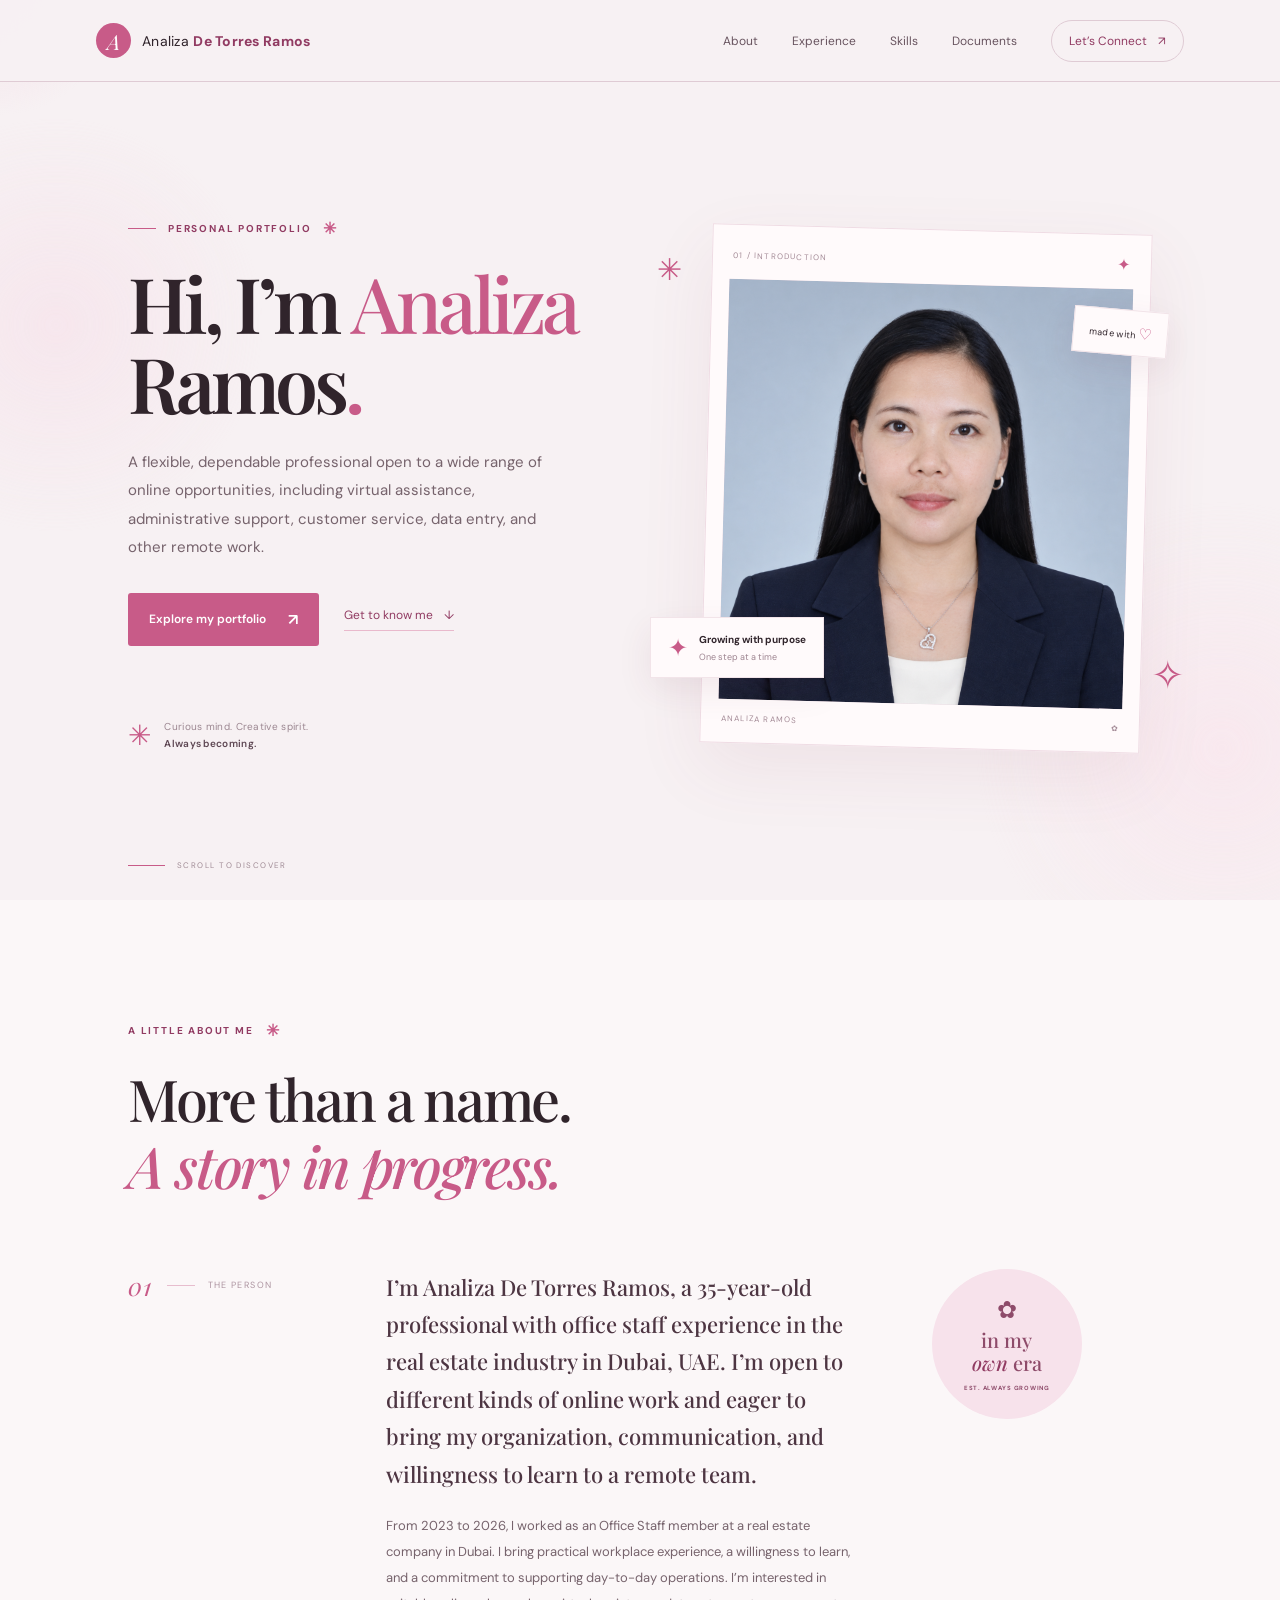
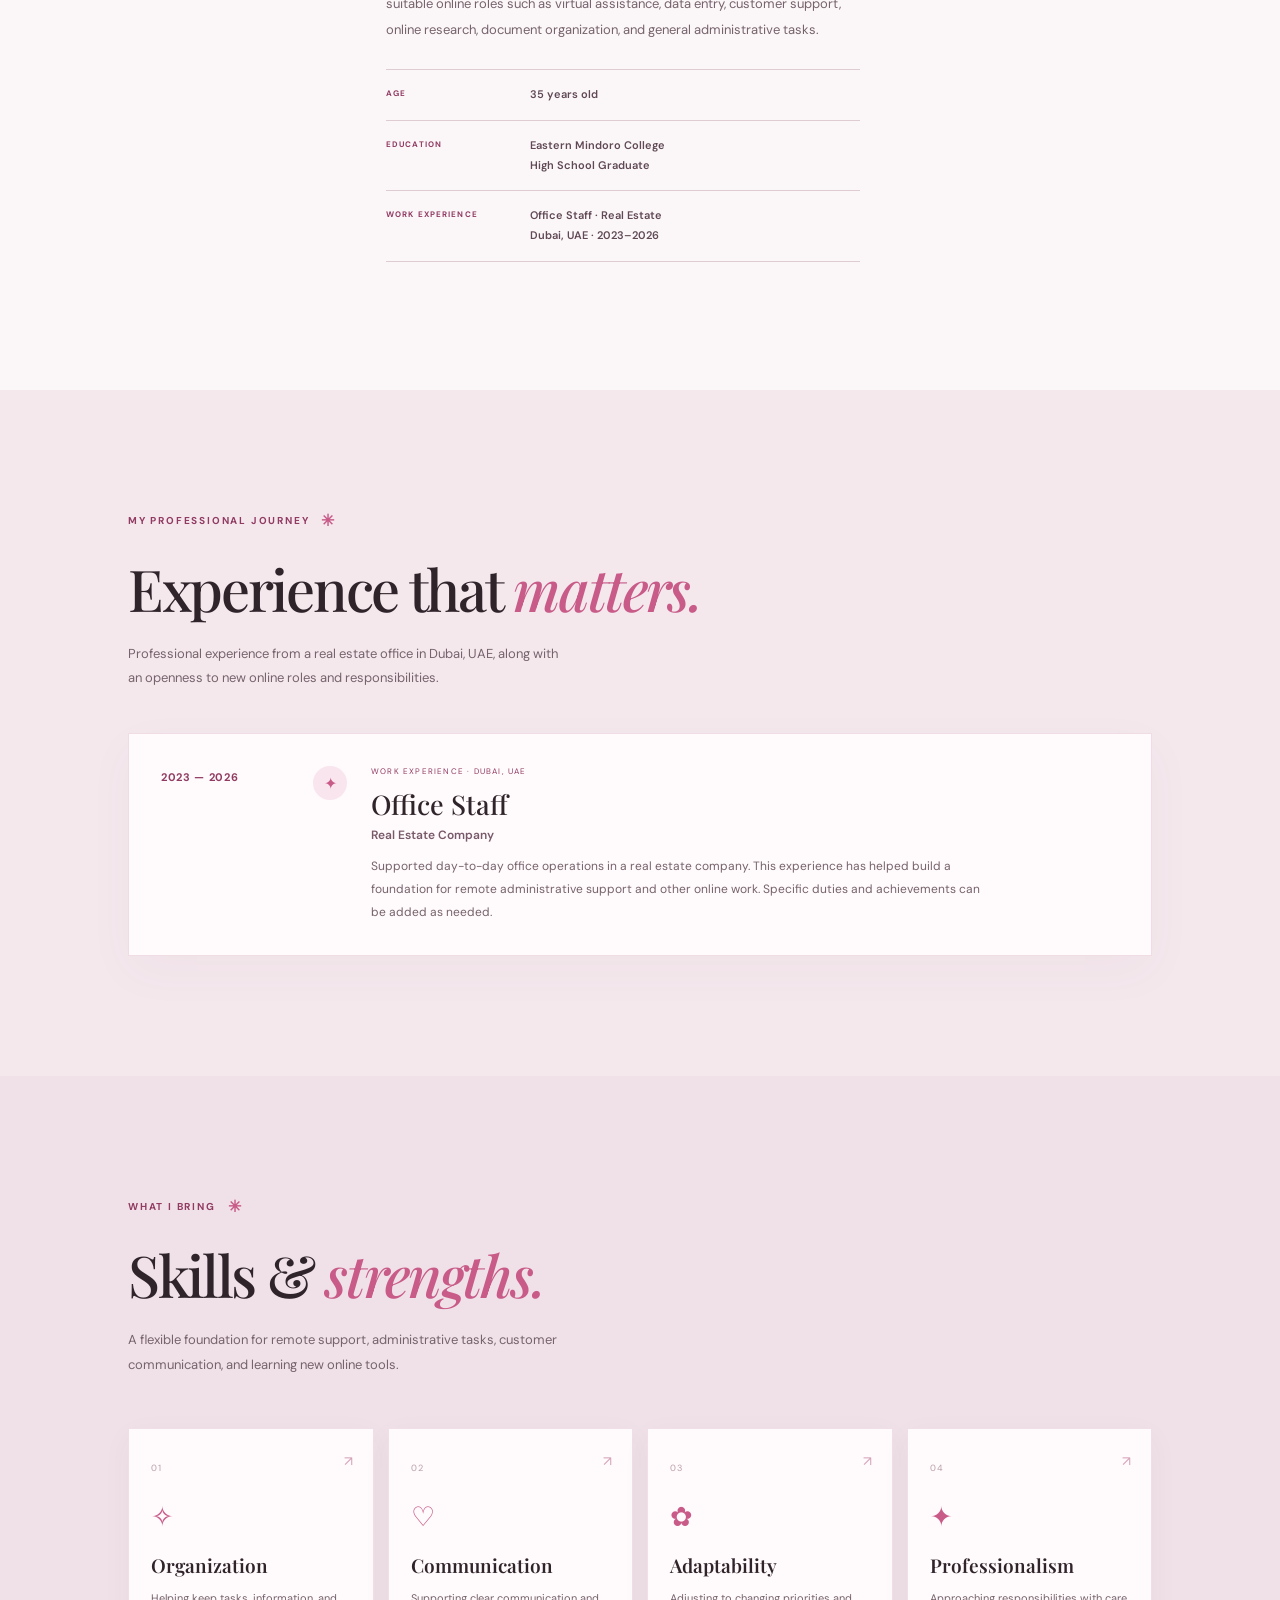
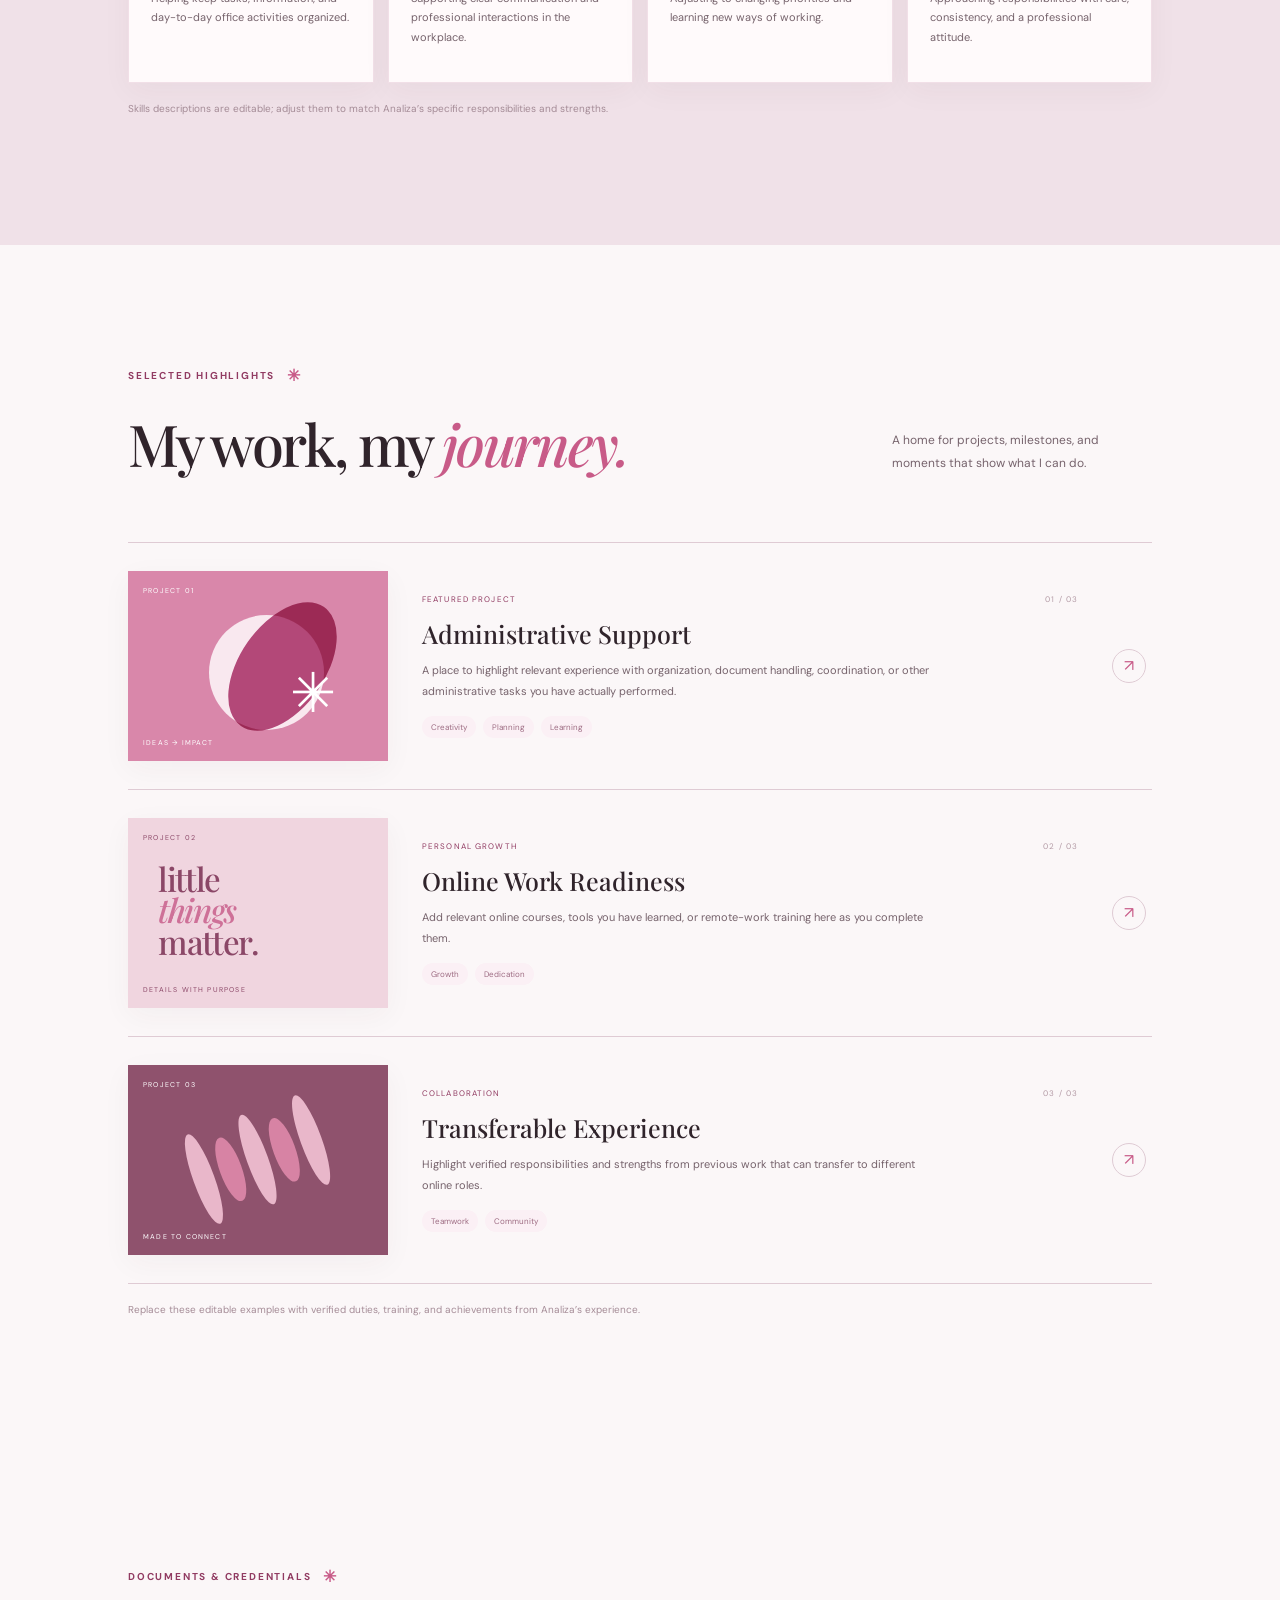
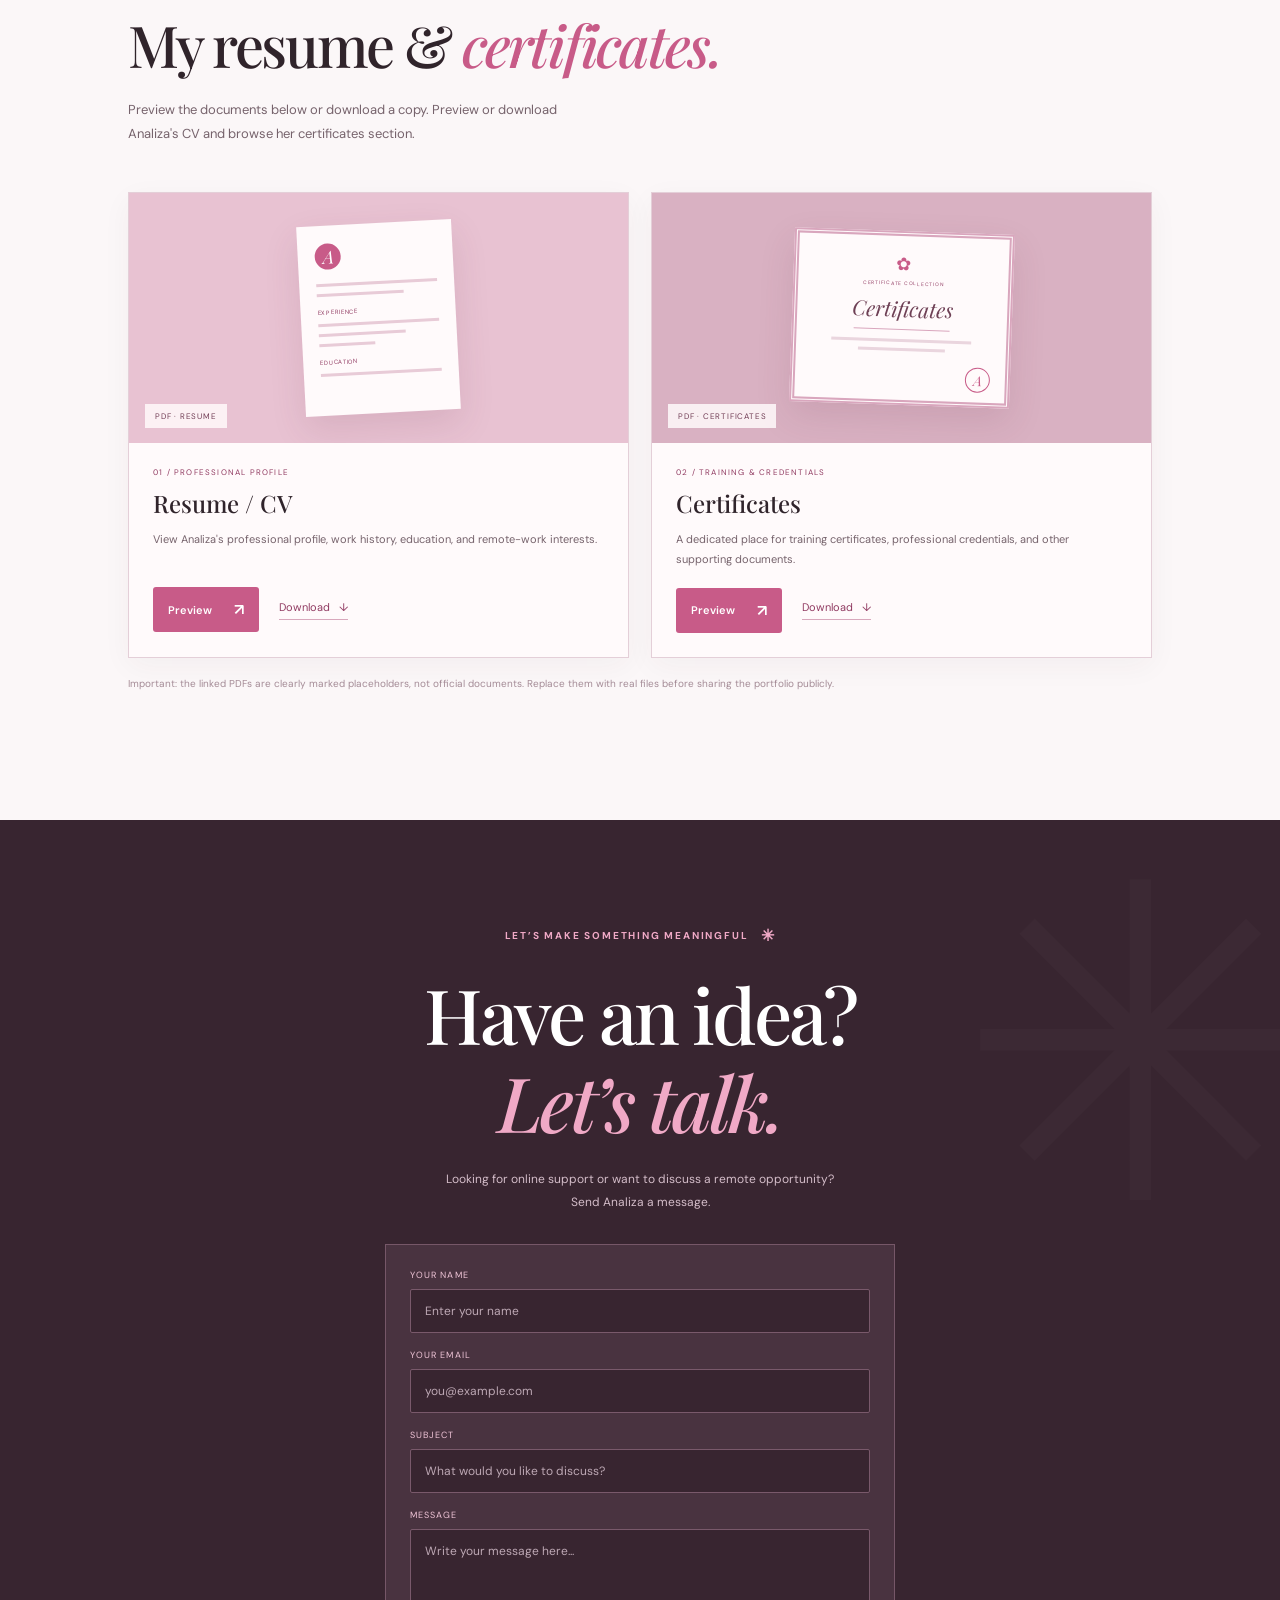
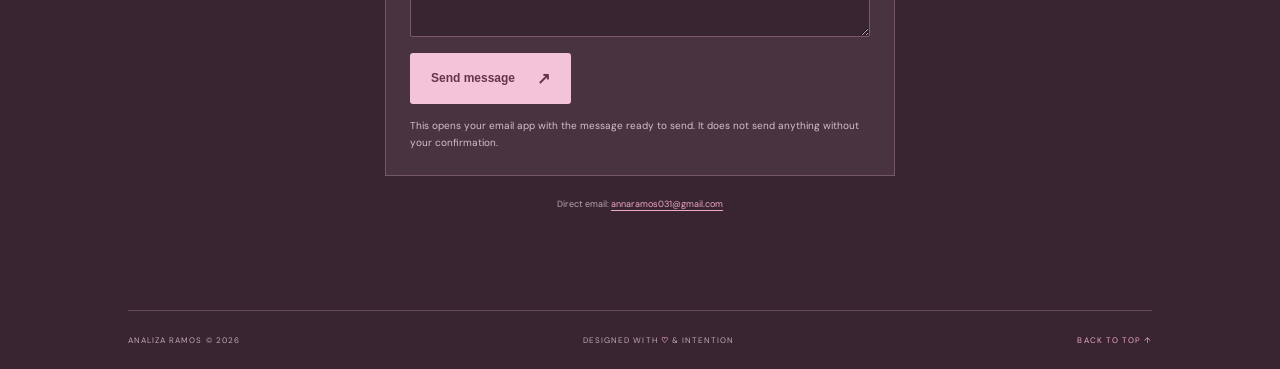
<file: index.html>
<!DOCTYPE html>
<html lang="en">
<head>
  <meta charset="UTF-8" />
  <meta name="viewport" content="width=device-width, initial-scale=1.0" />
  <meta name="description" content="Analiza De Torres Ramos — professional portfolio." />
  <title>Analiza De Torres Ramos | Portfolio</title>
  <link rel="preconnect" href="https://fonts.googleapis.com">
  <link rel="preconnect" href="https://fonts.gstatic.com" crossorigin>
  <link href="https://fonts.googleapis.com/css2?family=DM+Sans:wght@400;500;600;700&family=Playfair+Display:wght@500;600;700&display=swap" rel="stylesheet">
  <link rel="stylesheet" href="style.css" />
</head>
<body>
  <div class="cursor-glow" aria-hidden="true"></div>
  <header class="site-header">
    <a class="brand" href="#home" aria-label="Analiza De Torres Ramos home"><span class="brand-mark">A</span><span>Analiza <b>De Torres Ramos</b></span></a>
    <button class="menu-toggle" aria-label="Toggle navigation" aria-expanded="false"><span></span><span></span></button>
    <nav class="nav" aria-label="Main navigation">
      <a href="#about">About</a><a href="#experience">Experience</a><a href="#skills">Skills</a><a href="#documents">Documents</a><a href="#contact" class="nav-cta">Let’s Connect <span>↗</span></a>
    </nav>
  </header>

  <main>
    <section class="hero section" id="home">
      <div class="hero-orb orb-one"></div><div class="hero-orb orb-two"></div>
      <div class="hero-copy reveal">
        <p class="eyebrow"><span class="eyebrow-line"></span> PERSONAL PORTFOLIO <span class="eyebrow-dot">✳</span></p>
        <h1>Hi, I’m <span>Analiza</span><br />Ramos<span class="period">.</span></h1>
        <p class="hero-subtitle">A flexible, dependable professional open to a wide range of online opportunities, including virtual assistance, administrative support, customer service, data entry, and other remote work.</p>
        <div class="hero-actions"><a class="button button-primary" href="#work">Explore my portfolio <span>↗</span></a><a class="text-link" href="#about">Get to know me <span>↓</span></a></div>
        <div class="hero-note"><span class="note-star">✳</span><span>Curious mind. Creative spirit.<br/><b>Always becoming.</b></span></div>
      </div>
      <div class="hero-visual reveal reveal-delay">
        <div class="portrait-frame">
          <div class="portrait-top"><span>01 / INTRODUCTION</span><span class="tiny-sparkle">✦</span></div>
          <div class="portrait-placeholder actual-photo">
            <img src="assets/analiza-professional-portrait.png" alt="Professional portrait of Analiza De Torres Ramos" />
          </div>
          <div class="portrait-bottom"><span>ANALIZA RAMOS</span><span>✿</span></div>
        </div>
        <div class="floating-card card-note"><span class="mini-icon">✦</span><div><b>Growing with purpose</b><small>One step at a time</small></div></div>
        <div class="floating-card card-stamp">made with <span>♡</span></div>
        <div class="visual-spark spark-a">✳</div><div class="visual-spark spark-b">✧</div>
      </div>
      <a href="#about" class="scroll-cue"><span class="scroll-line"></span> SCROLL TO DISCOVER</a>
    </section>

    <section class="about section" id="about">
      <div class="section-heading reveal"><p class="eyebrow">A LITTLE ABOUT ME <span class="eyebrow-dot">✳</span></p><h2>More than a name.<br/><em>A story in progress.</em></h2></div>
      <div class="about-grid">
        <div class="about-index reveal"><span>01</span><div class="index-line"></div><span>THE PERSON</span></div>
        <div class="about-copy reveal reveal-delay"><p class="lead">I’m Analiza De Torres Ramos, a 35-year-old professional with office staff experience in the real estate industry in Dubai, UAE. I’m open to different kinds of online work and eager to bring my organization, communication, and willingness to learn to a remote team.</p><p>From 2023 to 2026, I worked as an Office Staff member at a real estate company in Dubai. I bring practical workplace experience, a willingness to learn, and a commitment to supporting day-to-day operations. I’m interested in suitable online roles such as virtual assistance, data entry, customer support, online research, document organization, and general administrative tasks.</p><div class="profile-facts"><div><span>AGE</span><b>35 years old</b></div><div><span>EDUCATION</span><b>Eastern Mindoro College<br>High School Graduate</b></div><div><span>WORK EXPERIENCE</span><b>Office Staff · Real Estate<br>Dubai, UAE · 2023–2026</b></div></div></div>
        <div class="about-sticker reveal"><span class="sticker-flower">✿</span><span>in my<br/><i>own</i> era</span><small>EST. ALWAYS GROWING</small></div>
      </div>
    </section>

    <section class="experience section" id="experience">
      <div class="section-heading reveal"><p class="eyebrow">MY PROFESSIONAL JOURNEY <span class="eyebrow-dot">✳</span></p><h2>Experience that <em>matters.</em></h2><p class="section-intro">Professional experience from a real estate office in Dubai, UAE, along with an openness to new online roles and responsibilities.</p></div>
      <div class="experience-card reveal">
        <div class="experience-date">2023 — 2026</div>
        <div class="experience-mark">✦</div>
        <div class="experience-details"><p class="experience-type">WORK EXPERIENCE · DUBAI, UAE</p><h3>Office Staff</h3><p class="experience-company">Real Estate Company</p><p class="experience-description">Supported day-to-day office operations in a real estate company. This experience has helped build a foundation for remote administrative support and other online work. Specific duties and achievements can be added as needed.</p></div>
      </div>
    </section>

    <section class="skills section" id="skills">
      <div class="section-heading reveal"><p class="eyebrow">WHAT I BRING <span class="eyebrow-dot">✳</span></p><h2>Skills & <em>strengths.</em></h2><p class="section-intro">A flexible foundation for remote support, administrative tasks, customer communication, and learning new online tools.</p></div>
      <div class="skill-grid">
        <article class="skill-card reveal"><span class="skill-number">01</span><span class="skill-icon">✧</span><h3>Organization</h3><p>Helping keep tasks, information, and day-to-day office activities organized.</p><span class="card-arrow">↗</span></article>
        <article class="skill-card reveal reveal-delay"><span class="skill-number">02</span><span class="skill-icon">♡</span><h3>Communication</h3><p>Supporting clear communication and professional interactions in the workplace.</p><span class="card-arrow">↗</span></article>
        <article class="skill-card reveal"><span class="skill-number">03</span><span class="skill-icon">✿</span><h3>Adaptability</h3><p>Adjusting to changing priorities and learning new ways of working.</p><span class="card-arrow">↗</span></article>
        <article class="skill-card reveal reveal-delay"><span class="skill-number">04</span><span class="skill-icon">✦</span><h3>Professionalism</h3><p>Approaching responsibilities with care, consistency, and a professional attitude.</p><span class="card-arrow">↗</span></article>
      </div>
      <p class="small-disclaimer">Skills descriptions are editable; adjust them to match Analiza’s specific responsibilities and strengths.</p>
    </section>

    <section class="work section" id="work">
      <div class="work-top reveal"><div><p class="eyebrow">SELECTED HIGHLIGHTS <span class="eyebrow-dot">✳</span></p><h2>My work, my <em>journey.</em></h2></div><p>A home for projects, milestones, and moments that show what I can do.</p></div>
      <div class="project-list">
        <article class="project reveal"><div class="project-art art-one"><span class="art-label">PROJECT 01</span><div class="art-abstract"><span class="abstract-circle"></span><span class="abstract-oval"></span><span class="abstract-star">✳</span></div><span class="art-bottom">IDEAS → IMPACT</span></div><div class="project-info"><div class="project-meta">FEATURED PROJECT <span>01 / 03</span></div><h3>Administrative Support</h3><p>A place to highlight relevant experience with organization, document handling, coordination, or other administrative tasks you have actually performed.</p><div class="tag-row"><span>Creativity</span><span>Planning</span><span>Learning</span></div></div><a class="project-link" href="#contact" aria-label="Ask about Administrative Support">↗</a></article>
        <article class="project reveal"><div class="project-art art-two"><span class="art-label">PROJECT 02</span><div class="art-type">little<br/><i>things</i><br/>matter.</div><span class="art-bottom">DETAILS WITH PURPOSE</span></div><div class="project-info"><div class="project-meta">PERSONAL GROWTH <span>02 / 03</span></div><h3>Online Work Readiness</h3><p>Add relevant online courses, tools you have learned, or remote-work training here as you complete them.</p><div class="tag-row"><span>Growth</span><span>Dedication</span></div></div><a class="project-link" href="#contact" aria-label="Ask about Online Work Readiness">↗</a></article>
        <article class="project reveal"><div class="project-art art-three"><span class="art-label">PROJECT 03</span><div class="art-lines"><span></span><span></span><span></span><span></span><span></span></div><span class="art-bottom">MADE TO CONNECT</span></div><div class="project-info"><div class="project-meta">COLLABORATION <span>03 / 03</span></div><h3>Transferable Experience</h3><p>Highlight verified responsibilities and strengths from previous work that can transfer to different online roles.</p><div class="tag-row"><span>Teamwork</span><span>Community</span></div></div><a class="project-link" href="#contact" aria-label="Ask about Teamwork and Community">↗</a></article>
      </div>
      <p class="small-disclaimer">Replace these editable examples with verified duties, training, and achievements from Analiza’s experience.</p>
    </section>

    <section class="documents section" id="documents">
      <div class="section-heading reveal"><p class="eyebrow">DOCUMENTS & CREDENTIALS <span class="eyebrow-dot">✳</span></p><h2>My resume & <em>certificates.</em></h2><p class="section-intro">Preview the documents below or download a copy. Preview or download Analiza's CV and browse her certificates section.</p></div>
      <div class="document-grid">
        <article class="document-card reveal">
          <div class="document-art resume-art"><div class="paper-sheet"><span class="paper-monogram">A</span><span class="paper-line wide"></span><span class="paper-line"></span><span class="paper-heading">EXPERIENCE</span><span class="paper-line wide"></span><span class="paper-line"></span><span class="paper-line short"></span><span class="paper-heading">EDUCATION</span><span class="paper-line wide"></span></div><span class="file-chip">PDF · RESUME</span></div>
          <div class="document-content"><p class="document-kicker">01 / PROFESSIONAL PROFILE</p><h3>Resume / CV</h3><p>View Analiza's professional profile, work history, education, and remote-work interests.</p><div class="document-actions"><a class="button button-primary" href="assets/documents/Analiza-De-Torres-Ramos-CV.pdf" target="_blank" rel="noopener">Preview <span>↗</span></a><a class="download-link" href="assets/documents/Analiza-De-Torres-Ramos-CV.pdf" download>Download <span>↓</span></a></div></div>
        </article>
        <article class="document-card reveal reveal-delay">
          <div class="document-art certificate-art"><div class="certificate-sheet"><span class="cert-flower">✿</span><span class="cert-small">CERTIFICATE COLLECTION</span><span class="cert-title">Certificates</span><span class="cert-rule"></span><span class="cert-line"></span><span class="cert-line short"></span><span class="cert-seal">A</span></div><span class="file-chip">PDF · CERTIFICATES</span></div>
          <div class="document-content"><p class="document-kicker">02 / TRAINING & CREDENTIALS</p><h3>Certificates</h3><p>A dedicated place for training certificates, professional credentials, and other supporting documents.</p><div class="document-actions"><a class="button button-primary" href="assets/documents/analiza-certificates-placeholder.pdf" target="_blank" rel="noopener">Preview <span>↗</span></a><a class="download-link" href="assets/documents/analiza-certificates-placeholder.pdf" download>Download <span>↓</span></a></div></div>
        </article>
      </div>
      <p class="small-disclaimer">Important: the linked PDFs are clearly marked placeholders, not official documents. Replace them with real files before sharing the portfolio publicly.</p>
    </section>

    <section class="contact section" id="contact">
      <div class="contact-deco">✳</div><div class="contact-inner reveal"><p class="eyebrow">LET’S MAKE SOMETHING MEANINGFUL <span class="eyebrow-dot">✳</span></p><h2>Have an idea?<br/><em>Let’s talk.</em></h2><p>Looking for online support or want to discuss a remote opportunity? Send Analiza a message.</p>
        <form class="contact-form" id="contactForm">
          <div class="form-row"><label for="senderName">Your name</label><input id="senderName" name="senderName" type="text" placeholder="Enter your name" required /></div>
          <div class="form-row"><label for="senderEmail">Your email</label><input id="senderEmail" name="senderEmail" type="email" placeholder="you@example.com" required /></div>
          <div class="form-row"><label for="messageSubject">Subject</label><input id="messageSubject" name="messageSubject" type="text" placeholder="What would you like to discuss?" required /></div>
          <div class="form-row"><label for="senderMessage">Message</label><textarea id="senderMessage" name="senderMessage" rows="5" placeholder="Write your message here..." required></textarea></div>
          <button class="button button-light form-submit" type="submit">Send message <span>↗</span></button>
          <p class="form-note" id="formNote">This opens your email app with the message ready to send. It does not send anything without your confirmation.</p>
        </form>
        <small>Direct email: <a href="mailto:annaramos031@gmail.com">annaramos031@gmail.com</a></small></div>
      <div class="contact-bottom"><span>ANALIZA RAMOS © 2026</span><span>DESIGNED WITH <b>♡</b> & INTENTION</span><a href="#home">BACK TO TOP ↑</a></div>
    </section>
  </main>
  <script src="script.js"></script>
</body>
</html>
</file>
<file: style.css>
:root{--pink:#c85b88;--pink-dark:#913b62;--rose:#eac2d2;--blush:#f3e5eb;--ink:#30242b;--muted:#76636c;--cream:#f7f1f3;--line:#dfcbd4;--serif:'Playfair Display',Georgia,serif;--sans:'DM Sans',Arial,sans-serif}*{box-sizing:border-box}html{scroll-behavior:smooth;scroll-padding-top:90px}body{margin:0;background:var(--cream);color:var(--ink);font-family:var(--sans);overflow-x:hidden}a{color:inherit;text-decoration:none}.site-header{height:82px;padding:0 7.5%;display:flex;align-items:center;justify-content:space-between;position:sticky;top:0;z-index:20;background:rgba(247,241,243,.94);backdrop-filter:blur(16px);border-bottom:1px solid rgba(234,214,223,.55)}.brand{display:flex;align-items:center;gap:11px;font-size:14px;letter-spacing:.02em}.brand b{font-weight:700;color:var(--pink-dark)}.brand-mark{display:grid;place-items:center;width:35px;height:35px;background:var(--pink);color:#fff;border-radius:50%;font-family:var(--serif);font-size:21px;font-style:italic}.nav{display:flex;align-items:center;gap:34px;font-size:12px;color:#68545f}.nav a{transition:color .25s}.nav a:hover{color:var(--pink-dark)}.nav-cta{border:1px solid var(--line);padding:12px 17px;border-radius:30px;color:var(--pink-dark)!important}.nav-cta span{margin-left:8px}.menu-toggle{display:none;background:none;border:0}.section{padding:120px 10%}.hero{min-height:calc(100vh - 82px);padding-top:90px;padding-bottom:95px;display:grid;grid-template-columns:1.05fr .95fr;align-items:center;gap:7%;position:relative;isolation:isolate}.hero-orb{position:absolute;border-radius:50%;filter:blur(1px);z-index:-1;pointer-events:none}.orb-one{width:420px;height:420px;background:radial-gradient(circle,rgba(246,220,231,.72),rgba(246,220,231,0) 70%);top:4%;left:-12%}.orb-two{width:500px;height:500px;background:radial-gradient(circle,rgba(250,224,234,.75),rgba(250,224,234,0) 70%);right:-15%;bottom:-12%}.eyebrow{font-size:10px;font-weight:700;letter-spacing:.18em;color:var(--pink-dark);display:flex;align-items:center;gap:12px;margin:0 0 24px}.eyebrow-line{display:inline-block;width:28px;height:1px;background:var(--pink)}.eyebrow-dot{font-size:16px;color:var(--pink)}h1,h2,h3,p{margin-top:0}h1{font:600 clamp(56px,6vw,86px)/1.04 var(--serif);letter-spacing:-.055em;margin-bottom:25px}h1>span:first-of-type,h2 em{color:var(--pink);font-weight:500}h1 .period{color:var(--pink)}.hero-subtitle{max-width:440px;font-size:15px;line-height:1.9;color:var(--muted);margin-bottom:31px}.hero-actions{display:flex;align-items:center;gap:25px;flex-wrap:wrap}.button{display:inline-flex;align-items:center;gap:22px;padding:16px 21px;border-radius:3px;font-size:12px;font-weight:600;transition:transform .25s,box-shadow .25s}.button:hover{transform:translateY(-3px);box-shadow:0 12px 24px #c95a8c30}.button-primary{background:var(--pink);color:white}.button span{font-size:16px}.text-link{font-size:12px;color:var(--pink-dark);border-bottom:1px solid #e9b9cc;padding-bottom:7px}.text-link span{padding-left:8px}.hero-note{display:flex;align-items:center;gap:13px;margin-top:66px;color:#9c8791;font-size:10px;line-height:1.7;letter-spacing:.03em}.hero-note b{color:#5d4652;font-weight:600}.note-star{font-size:28px;color:var(--pink)}.hero-visual{position:relative;max-width:440px;width:100%;justify-self:center}.portrait-frame{padding:17px;background:#fffafb;border:1px solid #efdce4;box-shadow:0 25px 70px #8c4c6715;transform:rotate(1.5deg);position:relative;z-index:1}.portrait-top,.portrait-bottom{display:flex;justify-content:space-between;align-items:center;font-size:8px;letter-spacing:.15em;color:#a48b97}.portrait-top{padding:2px 3px 14px}.portrait-bottom{padding:14px 3px 2px}.tiny-sparkle{font-size:16px;color:var(--pink)}.portrait-placeholder{height:420px;background:linear-gradient(145deg,#f8dce7,#f3c4d8 48%,#fceaf0);display:flex;flex-direction:column;align-items:center;justify-content:center;position:relative;overflow:hidden}.portrait-placeholder:before,.portrait-placeholder:after{content:"";position:absolute;border:1px solid #fff8;width:260px;height:260px;border-radius:50%}.portrait-placeholder:after{width:340px;height:340px}.portrait-circle{width:120px;height:120px;border:1px solid #fff;background:#fff5f8aa;border-radius:50%;display:grid;place-items:center;z-index:1;margin-bottom:20px}.portrait-circle svg{width:73px;fill:none;stroke:#d27ba1;stroke-width:5;stroke-linecap:round}.photo-label,.photo-hint{z-index:1;text-align:center}.photo-label{font-size:9px;letter-spacing:.16em;font-weight:700;color:#a34270}.photo-hint{font-size:11px;line-height:1.7;color:#a86b88;margin-top:9px}.floating-card{position:absolute;background:#fffafb;box-shadow:0 12px 35px #63324b16;border:1px solid #f2e4e9;z-index:2}.card-note{left:-56px;bottom:70px;padding:14px 17px;display:flex;align-items:center;gap:11px;animation:float 5s ease-in-out infinite}.mini-icon{font-size:24px;color:var(--pink)}.card-note b,.card-note small{display:block}.card-note b{font-size:10px;margin-bottom:5px}.card-note small{font-size:9px;color:#9d8490}.card-stamp{right:-22px;top:80px;padding:12px 15px;font-size:9px;letter-spacing:.04em;transform:rotate(5deg)}.card-stamp span{color:var(--pink);font-size:15px}.visual-spark{position:absolute;color:var(--pink);font-size:30px;animation:spin 18s linear infinite}.spark-a{top:4%;left:-11%}.spark-b{right:-9%;bottom:9%;font-size:40px;animation:float 4s ease-in-out infinite}.scroll-cue{position:absolute;bottom:30px;left:10%;display:flex;align-items:center;gap:12px;font-size:8px;letter-spacing:.18em;color:#a18c96}.scroll-line{height:1px;width:37px;background:var(--pink)}.about{background:#fffafb;position:relative}.section-heading{max-width:720px}.section-heading h2,.work h2,.contact h2{font:500 clamp(38px,4.5vw,60px)/1.16 var(--serif);letter-spacing:-.04em;margin-bottom:20px}.section-heading h2 em,.work h2 em,.contact h2 em{font-style:italic}.about-grid{display:grid;grid-template-columns:.55fr 1.4fr .65fr;gap:7%;align-items:start;margin-top:70px}.about-index{display:flex;align-items:center;gap:13px;color:#ad94a0;font-size:9px;letter-spacing:.15em}.about-index span:first-child{font:italic 25px var(--serif);color:var(--pink)}.index-line{height:1px;width:28px;background:#e7bdce}.about-copy{max-width:570px}.about-copy p{font-size:13px;line-height:2;color:var(--muted);margin-bottom:20px}.about-copy .lead{font:500 22px/1.7 var(--serif);color:#4d3542}.editable-note{padding:13px 15px;border-left:2px solid var(--pink);background:var(--blush);font-size:11px!important}.editable-note code{color:var(--pink-dark)}.about-sticker{width:150px;height:150px;background:#f7e2eb;border-radius:50%;display:flex;flex-direction:column;align-items:center;justify-content:center;text-align:center;transform:rotate(8deg);color:#8e4b6a;font:500 20px/1.15 var(--serif);position:relative}.about-sticker i{color:var(--pink-dark)}.sticker-flower{font-size:24px;margin-bottom:5px}.about-sticker small{font:700 6px var(--sans);letter-spacing:.12em;margin-top:10px}.skills{background:var(--blush)}.section-intro{max-width:440px;color:var(--muted);font-size:13px;line-height:1.9}.skill-grid{display:grid;grid-template-columns:repeat(4,1fr);gap:14px;margin-top:50px}.skill-card{background:#fffafb;padding:26px 22px 23px;min-height:240px;position:relative;border:1px solid #f1dfe7;transition:transform .3s,box-shadow .3s}.skill-card:hover{transform:translateY(-7px);box-shadow:0 20px 35px #b65c7e12}.skill-number{font-size:9px;letter-spacing:.12em;color:#b9a0ab}.skill-icon{display:block;font-size:27px;color:var(--pink);margin:23px 0 18px}.skill-card h3{font:600 19px var(--serif);margin-bottom:11px}.skill-card p{font-size:11px;line-height:1.8;color:var(--muted)}.card-arrow{position:absolute;right:20px;top:23px;color:#d5a3b9;font-size:14px}.small-disclaimer{font-size:10px;color:#a58c97;margin-top:19px}.work{background:#fffafb}.work-top{display:flex;justify-content:space-between;gap:50px;align-items:end;margin-bottom:45px}.work-top>p{max-width:260px;font-size:12px;line-height:1.9;color:var(--muted);margin-bottom:22px}.project-list{border-top:1px solid var(--line)}.project{display:grid;grid-template-columns:260px 1fr 40px;gap:34px;align-items:center;padding:28px 0;border-bottom:1px solid var(--line)}.project-art{height:190px;position:relative;overflow:hidden;padding:15px;color:#fff}.art-one{background:#d987aa}.art-two{background:#f0d5df;color:#8b4767}.art-three{background:#8f526d}.art-label,.art-bottom{font-size:7px;letter-spacing:.17em;position:absolute;left:15px}.art-label{top:15px}.art-bottom{bottom:14px}.art-abstract{position:absolute;inset:0;display:grid;place-items:center}.abstract-circle{width:115px;height:115px;border-radius:50%;background:#f9e8ef;position:absolute;left:31%;top:23%}.abstract-oval{width:85px;height:145px;border-radius:50%;background:#b84f80;transform:rotate(35deg);position:absolute;left:43%;top:12%;mix-blend-mode:multiply}.abstract-star{font-size:55px;position:absolute;right:20%;bottom:17%;color:#fff}.art-type{font:500 33px/.95 var(--serif);position:absolute;top:45px;left:30px;letter-spacing:-.04em}.art-type i{color:#ce7198}.art-lines{position:absolute;left:24%;top:25%;width:52%;height:50%;display:flex;gap:7px;align-items:center;transform:rotate(-20deg)}.art-lines span{height:100%;width:20%;background:#e9b7ca;border-radius:50%}.art-lines span:nth-child(2),.art-lines span:nth-child(4){height:70%;background:#d783a4}.project-info{padding:4px 0}.project-meta{display:flex;justify-content:space-between;font-size:8px;letter-spacing:.14em;color:var(--pink-dark);margin-bottom:13px}.project-meta span{color:#b39aa5}.project-info h3{font:500 25px var(--serif);margin-bottom:10px}.project-info p{font-size:11px;line-height:1.9;color:var(--muted);max-width:510px;margin-bottom:14px}.tag-row{display:flex;gap:7px;flex-wrap:wrap}.tag-row span{font-size:8px;color:#9d6b82;background:#fbf0f5;padding:6px 9px;border-radius:20px}.project-link{display:grid;place-items:center;width:34px;height:34px;border:1px solid var(--line);border-radius:50%;color:var(--pink);transition:.2s}.project-link:hover{background:var(--pink);color:#fff}.contact{background:#3c2633;color:#fff;position:relative;overflow:hidden;padding-top:105px;padding-bottom:0}.contact-inner{max-width:680px;text-align:center;margin:0 auto 100px;position:relative;z-index:1}.contact .eyebrow{justify-content:center;color:#f0a9c6}.contact .eyebrow-dot{color:#f0a9c6}.contact h2{font-size:clamp(50px,6vw,76px);margin-bottom:22px}.contact h2 em{color:#f0a9c6}.contact-inner>p:not(.eyebrow){font-size:12px;color:#d4bdc9;line-height:1.9;margin:0 auto 28px;max-width:390px}.button-light{background:#f3c4d7;color:#63344b}.contact-inner small{display:block;margin-top:14px;font-size:9px;color:#bba5b1}.contact-deco{position:absolute;font-size:440px;line-height:1;color:#ffffff05;right:-45px;top:10px;animation:spin 80s linear infinite}.contact-bottom{border-top:1px solid #654a59;padding:24px 0;display:flex;justify-content:space-between;gap:20px;font-size:8px;letter-spacing:.13em;color:#c0a8b5}.contact-bottom b{color:#f0a9c6}.contact-bottom a{color:#f0a9c6}.reveal{opacity:0;transform:translateY(22px);transition:opacity .75s ease,transform .75s ease}.reveal.is-visible{opacity:1;transform:translateY(0)}.reveal-delay{transition-delay:.16s}.cursor-glow{position:fixed;top:0;left:0;width:240px;height:240px;border-radius:50%;pointer-events:none;background:radial-gradient(circle,#f4c4d944,transparent 68%);z-index:-1;transform:translate(-50%,-50%)}@keyframes float{0%,100%{transform:translateY(0)}50%{transform:translateY(-9px)}}@keyframes spin{to{transform:rotate(360deg)}}@media(max-width:1000px){.section{padding-left:7%;padding-right:7%}.hero{gap:4%}.portrait-placeholder{height:360px}.about-grid{grid-template-columns:.4fr 1.5fr}.about-sticker{grid-column:2;margin-top:10px}.skill-grid{grid-template-columns:repeat(2,1fr)}.project{grid-template-columns:220px 1fr 35px}.project-art{height:170px}.scroll-cue{left:7%}}@media(max-width:700px){.site-header{height:70px;padding:0 6%}.menu-toggle{display:flex;flex-direction:column;gap:5px;padding:8px}.menu-toggle span{display:block;width:23px;height:1px;background:var(--pink-dark)}.nav{display:none;position:absolute;top:70px;left:0;right:0;background:#fffaf9;padding:22px 6% 28px;flex-direction:column;align-items:flex-start;gap:23px;border-bottom:1px solid var(--line)}.nav.open{display:flex}.nav-cta{padding:10px 14px}.hero{grid-template-columns:1fr;padding-top:70px;padding-bottom:95px;gap:55px}.hero-copy{position:relative;z-index:2}.hero h1{font-size:clamp(55px,15vw,78px)}.hero-note{margin-top:38px}.hero-visual{width:84%;max-width:380px}.portrait-placeholder{height:340px}.card-note{left:-35px;bottom:50px}.card-stamp{right:-25px;top:65px}.scroll-cue{bottom:27px}.section{padding:80px 7%}.about-grid{grid-template-columns:1fr;gap:28px;margin-top:45px}.about-index{margin-bottom:0}.about-copy .lead{font-size:20px}.about-sticker{grid-column:auto;margin-left:auto;margin-top:0;width:130px;height:130px}.skill-grid{gap:10px;margin-top:35px}.skill-card{padding:21px 16px;min-height:230px}.skill-card h3{font-size:17px}.work-top{display:block}.work-top>p{margin-top:18px}.project{grid-template-columns:1fr 35px;gap:18px;padding:24px 0}.project-art{grid-column:1/-1;height:200px}.project-info{grid-column:1}.project-link{grid-column:2;grid-row:2}.project-meta{gap:10px}.project-info h3{font-size:23px}.contact{padding-top:80px}.contact-inner{margin-bottom:75px}.contact-bottom{flex-wrap:wrap;line-height:1.8}.contact-bottom span:nth-child(2){display:none}}@media(max-width:390px){.skill-grid{grid-template-columns:1fr}.skill-card{min-height:190px}.skill-icon{margin:15px 0 12px}.portrait-placeholder{height:300px}.hero-actions{gap:16px}.button{padding:14px 16px}.text-link{font-size:11px}}@media(prefers-reduced-motion:reduce){*,*::before,*::after{scroll-behavior:auto!important;animation-duration:.01ms!important;animation-iteration-count:1!important;transition-duration:.01ms!important}.reveal{opacity:1;transform:none}}

.profile-facts{display:grid;grid-template-columns:1fr;gap:0;margin:26px 0 8px;border-top:1px solid var(--line)}
.profile-facts>div{display:grid;grid-template-columns:130px 1fr;gap:14px;padding:15px 0;border-bottom:1px solid var(--line)}
.profile-facts span{font-size:8px;letter-spacing:.14em;color:var(--pink-dark);font-weight:700;padding-top:3px}
.profile-facts b{font-size:11px;line-height:1.8;font-weight:600;color:#604955}
.experience{background:#fff7fa}
.experience-card{display:grid;grid-template-columns:130px 36px 1fr;gap:22px;align-items:start;padding:32px;background:#fffafb;border:1px solid #f0dce5;margin-top:42px;box-shadow:0 15px 45px #8c4c670a}
.experience-date{font-size:11px;font-weight:700;letter-spacing:.06em;color:var(--pink-dark);padding-top:4px}
.experience-mark{width:34px;height:34px;border-radius:50%;display:grid;place-items:center;background:#f9e5ee;color:var(--pink);font-size:16px}
.experience-type{font-size:8px;letter-spacing:.15em;color:var(--pink-dark);margin-bottom:10px}
.experience-details h3{font:500 27px var(--serif);margin-bottom:5px}
.experience-company{font-size:12px;font-weight:600;color:#785969;margin-bottom:12px}
.experience-description{font-size:12px;line-height:1.9;color:var(--muted);max-width:620px;margin-bottom:0}
@media(max-width:700px){.profile-facts>div{grid-template-columns:105px 1fr}.experience-card{grid-template-columns:1fr;gap:12px;padding:24px}.experience-date{order:0}.experience-mark{order:1}.experience-details{order:2}}

/* Balanced, eye-comfortable palette */
body{background:#f7f1f3}
.site-header{background:rgba(247,241,243,.96);border-bottom-color:#dfcbd4}
.about,.work{background:#fbf7f8}
.skills{background:#f0e1e8}
.experience{background:#f4e8ed}
.skill-card,.project-art,.document-card{box-shadow:0 8px 28px rgba(70,37,54,.045)}
.hero-orb{opacity:.68}
.portrait-placeholder{background:linear-gradient(145deg,#f0cbd9,#e5a9c3 52%,#f3d9e3)}
.portrait-circle{background:#f9edf2}
.contact{background:#382530}
.documents{background:#fbf7f8}
.document-grid{display:grid;grid-template-columns:repeat(2,minmax(0,1fr));gap:22px;margin-top:45px}
.document-card{background:#fffafb;border:1px solid #e4cfd8;overflow:hidden}
.document-art{height:250px;position:relative;display:grid;place-items:center;overflow:hidden}
.resume-art{background:#e8c2d2}
.certificate-art{background:#d9b1c2}
.paper-sheet,.certificate-sheet{width:155px;height:190px;background:#fffafb;box-shadow:0 14px 35px #6a304b20;position:relative;padding:18px 17px;transform:rotate(-3deg)}
.paper-monogram{display:grid;place-items:center;width:26px;height:26px;background:#c85b88;color:white;border-radius:50%;font:italic 18px var(--serif);margin-bottom:14px}
.paper-line{display:block;height:3px;width:72%;background:#e8cbd7;margin:7px 0}
.paper-line.wide{width:100%}.paper-line.short{width:46%}
.paper-heading{display:block;font-size:6px;letter-spacing:.12em;color:#913b62;margin-top:12px}
.file-chip{position:absolute;bottom:15px;left:16px;background:#fffafbda;padding:7px 10px;font-size:8px;letter-spacing:.1em;color:#713d55}
.certificate-sheet{height:174px;width:220px;border:5px double #d9a6bd;text-align:center;padding:16px 18px;transform:rotate(2deg)}
.cert-flower{display:block;font-size:18px;color:#c85b88}.cert-small{display:block;font-size:5px;letter-spacing:.15em;color:#913b62;margin-top:4px}.cert-title{display:block;font:italic 21px var(--serif);color:#6e4055;margin:7px 0}.cert-rule{display:block;width:55%;height:1px;background:#d9a6bd;margin:0 auto 9px}.cert-line{display:block;height:3px;width:80%;background:#ead5de;margin:6px auto}.cert-line.short{width:50%}.cert-seal{position:absolute;right:15px;bottom:10px;width:25px;height:25px;border:1px solid #c85b88;border-radius:50%;display:grid;place-items:center;color:#c85b88;font:italic 14px var(--serif)}
.document-content{padding:24px}.document-kicker{font-size:8px;letter-spacing:.15em;color:#913b62;margin-bottom:10px}.document-content h3{font:500 24px var(--serif);margin-bottom:10px}.document-content>p:not(.document-kicker){font-size:11px;line-height:1.85;color:#76636c;min-height:40px}.document-actions{display:flex;align-items:center;gap:20px;flex-wrap:wrap;margin-top:18px}.document-actions .button{padding:12px 15px;font-size:11px}.download-link{font-size:11px;color:#913b62;border-bottom:1px solid #d8a8bc;padding-bottom:5px}.download-link span{margin-left:6px}.contact-form{max-width:510px;margin:30px auto 22px;text-align:left;background:#493340;padding:24px;border:1px solid #765768}.form-row{display:flex;flex-direction:column;gap:8px;margin-bottom:16px}.form-row label{font-size:9px;letter-spacing:.12em;text-transform:uppercase;color:#f0c5d7}.form-row input,.form-row textarea{width:100%;font:12px var(--sans);color:#fdf7fa;background:#382530;border:1px solid #79596b;border-radius:2px;padding:13px 14px;outline:none;resize:vertical}.form-row input::placeholder,.form-row textarea::placeholder{color:#bda8b4}.form-row input:focus,.form-row textarea:focus{border-color:#efb2cc;box-shadow:0 0 0 2px #efb2cc22}.form-submit{border:0;cursor:pointer}.form-note{font-size:10px!important;line-height:1.7!important;color:#d6bfcb!important;margin:13px 0 0!important}.contact-inner>small a{color:#f0a9c6;text-decoration:underline;text-underline-offset:3px}
@media(max-width:700px){.document-grid{grid-template-columns:1fr}.document-art{height:225px}.document-content{padding:21px}.contact-form{padding:18px}.document-content>p:not(.document-kicker){min-height:0}}

/* Real portfolio portrait */
.portrait-placeholder.actual-photo{padding:0;background:#e5d2dc;display:block;min-height:420px}
.portrait-placeholder.actual-photo:before,.portrait-placeholder.actual-photo:after{display:none}
.portrait-placeholder.actual-photo img{display:block;width:100%;height:100%;min-height:420px;object-fit:cover;object-position:center 35%}
@media(max-width:1000px){.portrait-placeholder.actual-photo,.portrait-placeholder.actual-photo img{min-height:360px}}
@media(max-width:700px){.portrait-placeholder.actual-photo,.portrait-placeholder.actual-photo img{min-height:340px}}
@media(max-width:390px){.portrait-placeholder.actual-photo,.portrait-placeholder.actual-photo img{min-height:300px}}
</file>
